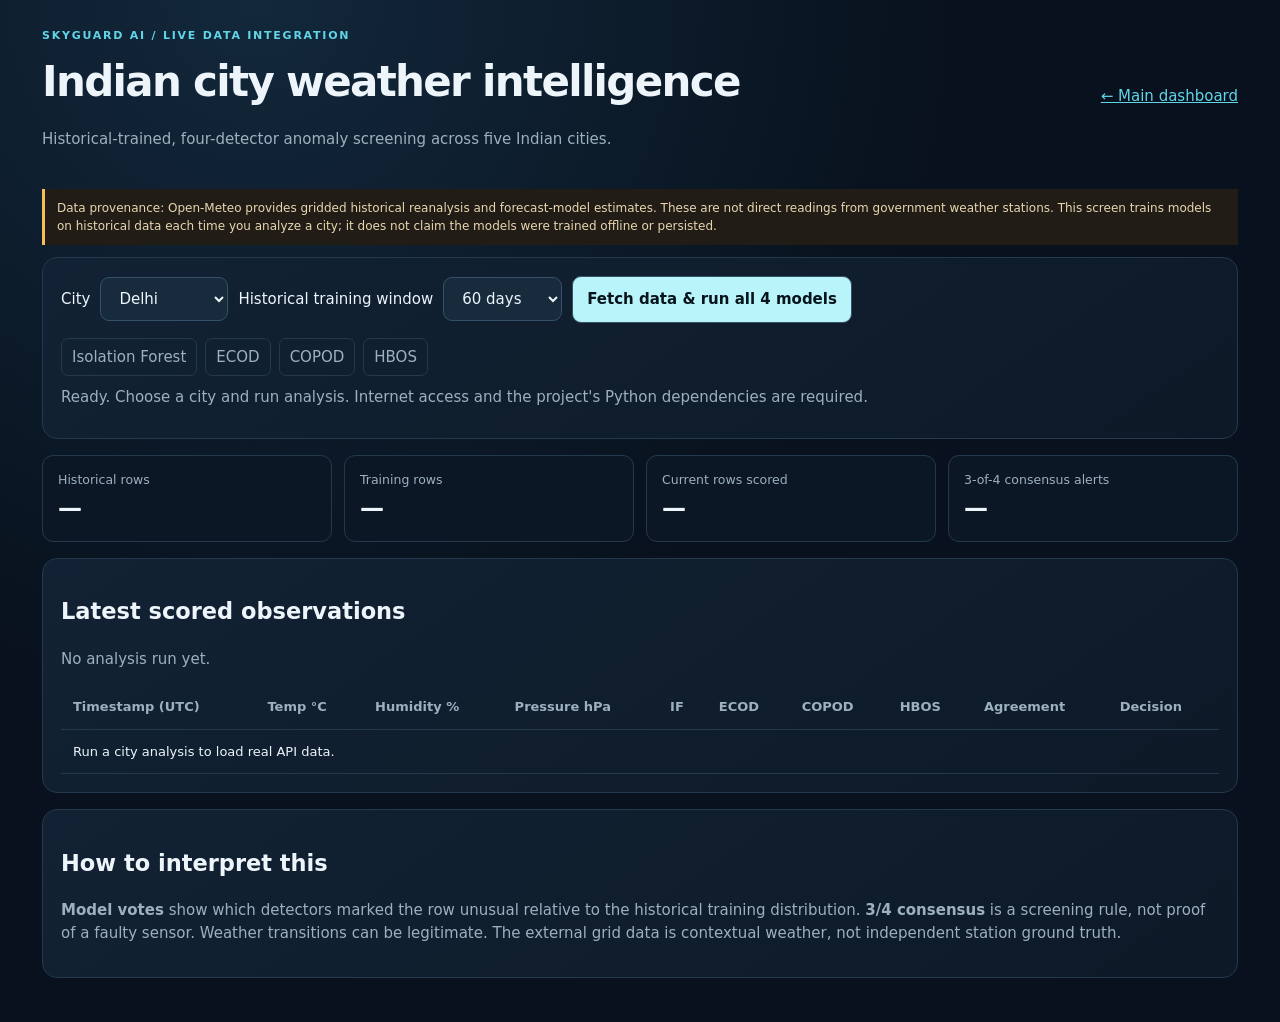
<file: web/real-cities.html>
<!doctype html><html lang="en"><head><meta charset="utf-8"><meta name="viewport" content="width=device-width,initial-scale=1"><title>SkyGuard AI · Real-city monitoring</title><style>
:root{color-scheme:dark;--bg:#08111d;--panel:#101e2d;--line:#24394c;--text:#edf5fb;--muted:#9db0c0;--cyan:#61d5e8;--amber:#f6bc58;--red:#ff737b}*{box-sizing:border-box}body{margin:0;background:radial-gradient(ellipse at 20% 0%,#12283b 0,transparent 48%),var(--bg);color:var(--text);font:15px/1.5 Inter,Segoe UI,system-ui,sans-serif}main{max-width:1240px;margin:auto;padding:28px 22px}header{display:flex;justify-content:space-between;align-items:center;gap:20px;margin-bottom:24px}.eyebrow{color:var(--cyan);text-transform:uppercase;letter-spacing:.16em;font-size:11px;font-weight:700}h1{font-size:clamp(28px,4vw,42px);letter-spacing:-.04em;margin:5px 0}p{color:var(--muted)}.panel{background:linear-gradient(145deg,#122234,#0d1927);border:1px solid var(--line);border-radius:15px;padding:18px;margin-bottom:16px}button,select{background:#172b3c;color:var(--text);border:1px solid #345168;border-radius:9px;padding:11px 14px;font:inherit}button{background:#b9f4fa;color:#07141c;font-weight:750;cursor:pointer}button:disabled{opacity:.55;cursor:wait}.controls{display:flex;flex-wrap:wrap;align-items:center;gap:10px}.metrics{display:grid;grid-template-columns:repeat(4,minmax(0,1fr));gap:12px}.metric{padding:15px;border:1px solid var(--line);border-radius:11px;background:#0b1724}.metric small{display:block;color:var(--muted)}.metric strong{font-size:24px}.table-wrap{overflow:auto}table{width:100%;border-collapse:collapse;min-width:850px}th,td{text-align:left;padding:12px;border-bottom:1px solid var(--line);font-size:13px}th{color:var(--muted);font-weight:600}.tag{display:inline-block;padding:3px 8px;border-radius:5px;background:#1a3342;color:var(--cyan)}.tag.alert{background:#47252c;color:#ffadb2}.tag.review{background:#46351c;color:#ffda91}.notice{font-size:12px;border-left:3px solid var(--amber);padding:10px 12px;background:#211d16;color:#e9d6b1;margin:12px 0}.status{color:var(--muted);margin:10px 0;min-height:24px}.city-grid{display:flex;gap:8px;flex-wrap:wrap}.city-chip{border:1px solid var(--line);padding:7px 10px;border-radius:7px;color:var(--muted)}@media(max-width:700px){.metrics{grid-template-columns:repeat(2,minmax(0,1fr))}header{align-items:flex-start;flex-direction:column}}
</style></head><body><main><header><div><div class="eyebrow">SkyGuard AI / Live data integration</div><h1>Indian city weather intelligence</h1><p>Historical-trained, four-detector anomaly screening across five Indian cities.</p></div><a href="/" style="color:var(--cyan)">← Main dashboard</a></header>
<div class="notice">Data provenance: Open-Meteo provides gridded historical reanalysis and forecast-model estimates. These are not direct readings from government weather stations. This screen trains models on historical data each time you analyze a city; it does not claim the models were trained offline or persisted.</div>
<section class="panel"><div class="controls"><label for="city">City</label><select id="city"><option>Delhi</option><option>Mumbai</option><option>Bengaluru</option><option>Chennai</option><option>Kolkata</option></select><label for="days">Historical training window</label><select id="days"><option value="30">30 days</option><option value="60" selected>60 days</option><option value="90">90 days</option><option value="180">180 days</option></select><button id="run">Fetch data & run all 4 models</button></div><div class="city-grid" style="margin-top:15px"><span class="city-chip">Isolation Forest</span><span class="city-chip">ECOD</span><span class="city-chip">COPOD</span><span class="city-chip">HBOS</span></div><div id="status" class="status">Ready. Choose a city and run analysis. Internet access and the project's Python dependencies are required.</div></section>
<section id="summary" class="metrics" style="margin-bottom:16px"><div class="metric"><small>Historical rows</small><strong>—</strong></div><div class="metric"><small>Training rows</small><strong>—</strong></div><div class="metric"><small>Current rows scored</small><strong>—</strong></div><div class="metric"><small>3-of-4 consensus alerts</small><strong>—</strong></div></section>
<section class="panel"><h2>Latest scored observations</h2><p id="meta">No analysis run yet.</p><div class="table-wrap"><table><thead><tr><th>Timestamp (UTC)</th><th>Temp °C</th><th>Humidity %</th><th>Pressure hPa</th><th>IF</th><th>ECOD</th><th>COPOD</th><th>HBOS</th><th>Agreement</th><th>Decision</th></tr></thead><tbody id="rows"><tr><td colspan="10">Run a city analysis to load real API data.</td></tr></tbody></table></div></section>
<section class="panel"><h2>How to interpret this</h2><p><b>Model votes</b> show which detectors marked the row unusual relative to the historical training distribution. <b>3/4 consensus</b> is a screening rule, not proof of a faulty sensor. Weather transitions can be legitimate. The external grid data is contextual weather, not independent station ground truth.</p></section></main>
<script>
const $=id=>document.getElementById(id);function esc(x){return String(x??'—').replace(/[&<>"']/g,c=>({'&':'&amp;','<':'&lt;','>':'&gt;','"':'&quot;',"'":'&#39;'}[c]))}
$('run').addEventListener('click',async()=>{const btn=$('run');btn.disabled=true;$('status').textContent='Fetching historical weather and current context, training four detectors… this may take 20–60 seconds.';$('rows').innerHTML='<tr><td colspan="10">Analysis running…</td></tr>';try{const r=await fetch('/api/real-cities/analyze',{method:'POST',headers:{'Content-Type':'application/json'},body:JSON.stringify({city:$('city').value,days:Number($('days').value)})});const d=await r.json();if(!r.ok)throw Error(d.error||`HTTP ${r.status}`);const rs=d.results||[];const flagged=rs.filter(x=>x.ensemble_anomaly).length;$('summary').innerHTML=`<div class="metric"><small>Historical rows</small><strong>${d.historical_rows}</strong></div><div class="metric"><small>Training rows</small><strong>${d.training_feature_rows}</strong></div><div class="metric"><small>Current rows scored</small><strong>${d.current_rows_scored}</strong></div><div class="metric"><small>3-of-4 consensus alerts</small><strong>${flagged}</strong></div>`;$('meta').textContent=`${d.city} · ${d.source} · fetched ${d.fetched_at_utc} · ${d.elapsed_seconds}s · ${d.provenance}`;$('rows').innerHTML=rs.slice(-24).reverse().map(x=>`<tr><td>${esc(x.timestamp)}</td><td>${Number(x.temperature_c).toFixed(1)}</td><td>${Number(x.humidity_pct).toFixed(1)}</td><td>${Number(x.pressure_hpa).toFixed(1)}</td><td>${x['Isolation Forest']?'<span class="tag alert">FLAG</span>':'<span class="tag">OK</span>'}</td><td>${x.ECOD?'<span class="tag alert">FLAG</span>':'<span class="tag">OK</span>'}</td><td>${x.COPOD?'<span class="tag alert">FLAG</span>':'<span class="tag">OK</span>'}</td><td>${x.HBOS?'<span class="tag alert">FLAG</span>':'<span class="tag">OK</span>'}</td><td><span class="tag ${x.models_agreed>=3?'alert':x.models_agreed? 'review':''}">${x.models_agreed}/4 (${x.ensemble_agreement_pct}%)</span></td><td>${x.ensemble_anomaly?'<span class="tag alert">CONSENSUS</span>':'<span class="tag">No consensus</span>'}</td></tr>`).join('')||'<tr><td colspan="10">No scored rows returned.</td></tr>';$('status').textContent='Analysis completed successfully. All four detectors were trained on historical rows and scored current-context rows.'}catch(e){$('status').textContent='Analysis failed: '+e.message+' — check internet access and install requirements.txt. The app will not silently fall back to a single model.';$('rows').innerHTML=`<tr><td colspan="10">${esc(e.message)}</td></tr>`}finally{btn.disabled=false}});
</script></body></html>
</file>
